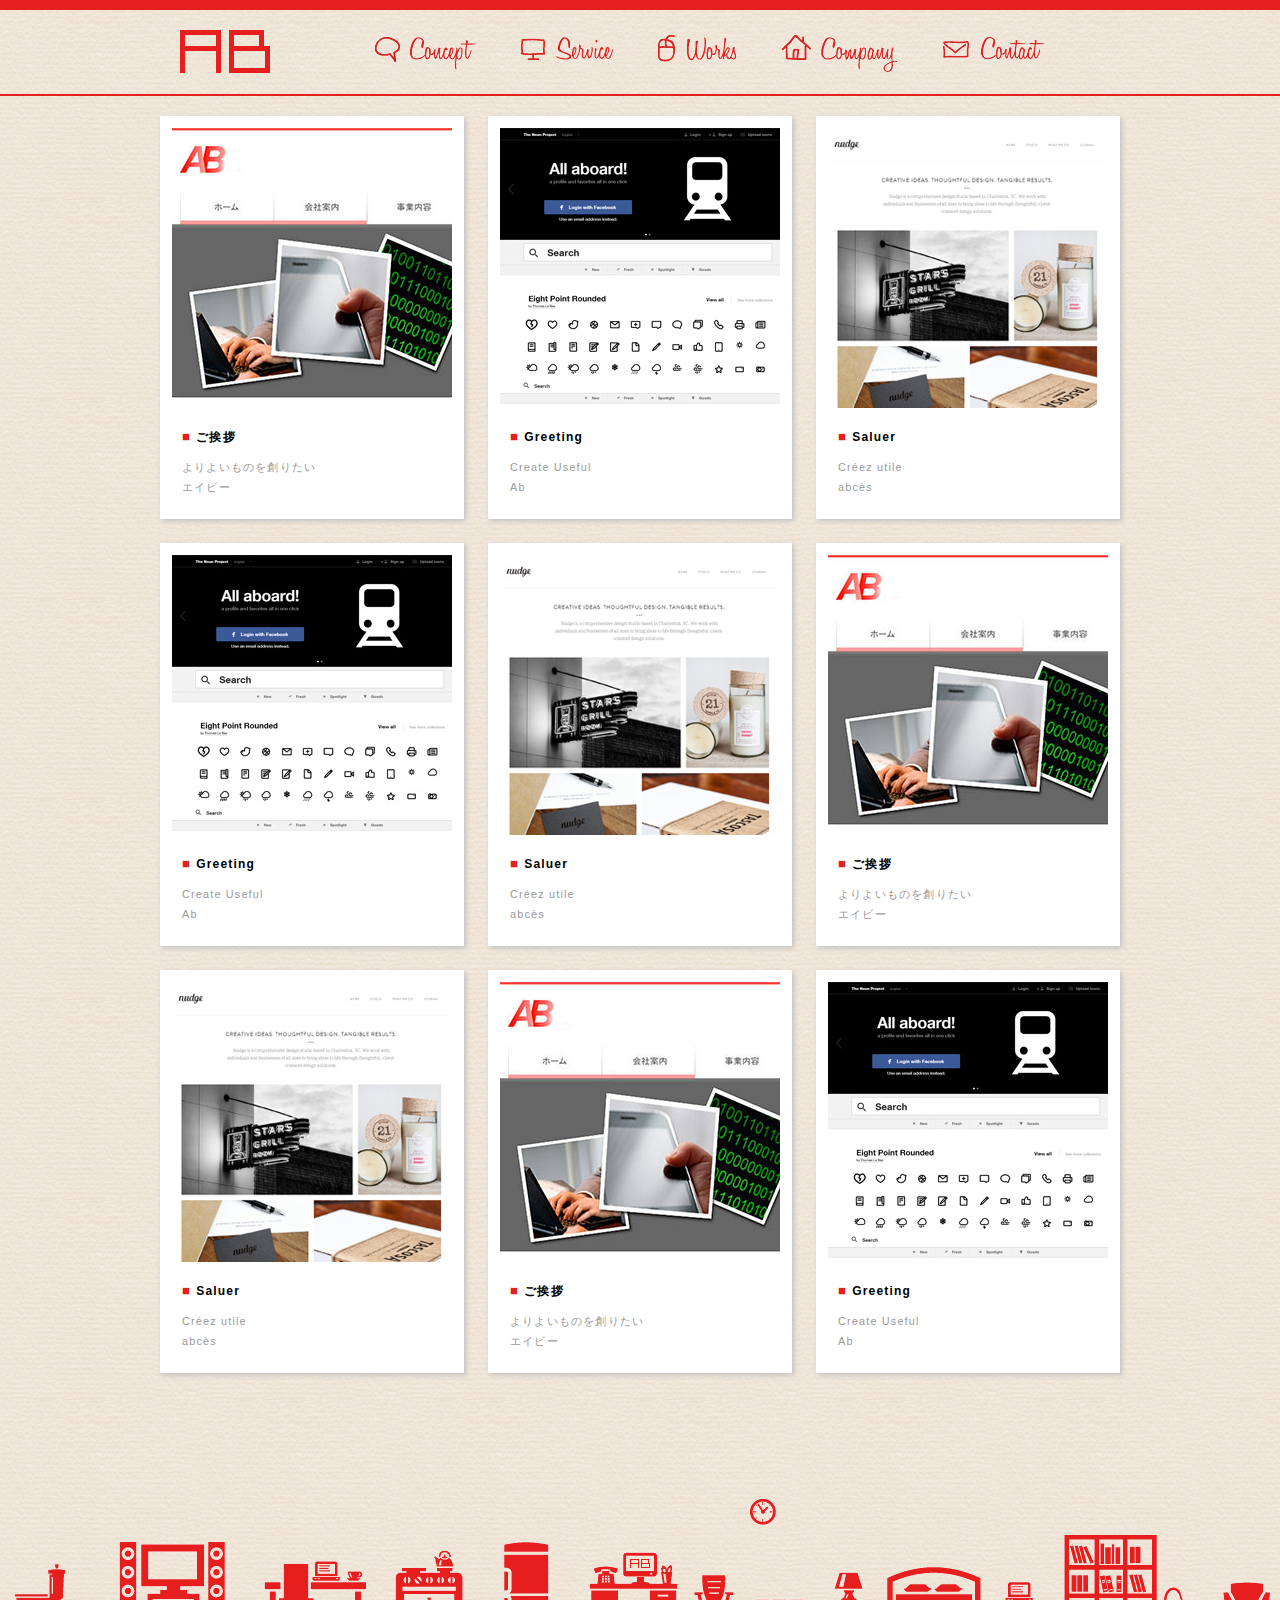
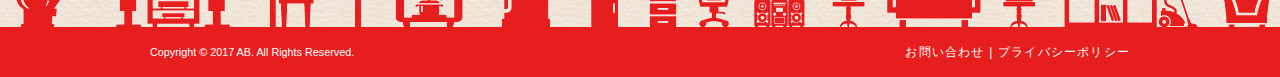
<file: index.html>
<!DOCTYPE html>
<html lang="ja">
<head>
<meta http-equiv="content-type" content="text/html; charset=utf-8">
<meta name="viewport" content="width=1024" />
<meta name="description" content="" />
<meta name="keywords" content="エイビー,AB,ab,システム,開発,WEB">
<title>エイビー AB</title>
<link href="common/css/common.css" rel="stylesheet" type="text/css">
<link href="css/top.css" rel="stylesheet" type="text/css">
<script type="text/javascript" src="common/js/jquery-1.7.2.min.js"></script>
<script type="text/javascript" src="common/js/common.js"></script>
<!--[if lt IE 9]>
<script src="http://html5shiv.googlecode.com/svn/trunk/html5.js"></script>
<script src="http://ie7-js.googlecode.com/svn/version/2.1(beta4)/IE9.js"></script>
<script src="http://ie7-js.googlecode.com/svn/version/2.1(beta4)/ie7-squish.js"></script>
<![endif]-->
<script type="text/javascript">
$(function(){
$('#contents .container:nth-child(3n)').css('margin-right', '0px');
});
</script>
</head>
<body>
<article id="wrapper">
<!-- #header -->
<header id="header">
<div class="inner clearfix"><h1 class="logo"><a href="./index.html"><img src="common/images/logo.gif" alt="エイビー AB" width="90" height="43" /></a></h1>
<nav id="gNavi"><ul class="clearfix">
<li class="concept"><a href="concept.html"><img src="common/images/gnavi_concept.gif" alt="Concept"></a></li>
<li class="service"><a href="service.html"><img src="common/images/gnavi_service.gif" alt="Service"></a></span></li>
<li class="works"><a href="works.html"><img src="common/images/gnavi_works.gif" alt="Works"></a></li>
<li class="company"><a href="company.html"><img src="common/images/gnavi_company.gif" alt="Company"></a></li>
<li class="contact"><a href="contact.html"><img src="common/images/gnavi_contact.gif" alt="Contact"></a></li>
</ul>
</nav>
</div>
</header>
<!-- #header -->
<!-- #contents -->
<section id="contents">
<div class="clearfix">
<section class="container"><a href="#"><img src="images/ab_hp.jpg"><h2><span class="square">■</span>ご挨拶</h2><p>よりよいものを創りたい<br />エイビー</p></a></section>
<section class="container"><a href="#"><img src="images/sample2.jpg"><h2><span class="square">■</span>Greeting</h2><p>Create Useful<br />Ab</p></a></a></section>
<section class="container"><a href="#"><img src="images/sample.jpg"><h2><span class="square">■</span>Saluer</h2><p>Créez utile<br />abcès</p></a></section>
<section class="container"><a href="#"><img src="images/sample2.jpg"><h2><span class="square">■</span>Greeting</h2><p>Create Useful<br />Ab</p></a></a></section>
<section class="container"><a href="#"><img src="images/sample.jpg"><h2><span class="square">■</span>Saluer</h2><p>Créez utile<br />abcès</p></a></section>
<section class="container"><a href="#"><img src="images/ab_hp.jpg"><h2><span class="square">■</span>ご挨拶</h2><p>よりよいものを創りたい<br />エイビー</p></a></section>
<section class="container"><a href="#"><img src="images/sample.jpg"><h2><span class="square">■</span>Saluer</h2><p>Créez utile<br />abcès</p></a></section>
<section class="container"><a href="#"><img src="images/ab_hp.jpg"><h2><span class="square">■</span>ご挨拶</h2><p>よりよいものを創りたい<br />エイビー</p></a></section>
<section class="container"><a href="#"><img src="images/sample2.jpg"><h2><span class="square">■</span>Greeting</h2><p>Create Useful<br />Ab</p></a></a></section>
</div>
</section>
<!-- #contents -->
<!-- #footer -->
<footer id="footer">
<div class="bottom"><div class="inner"><p class="copy"><small>Copyright &copy; 2017 AB. All Rights Reserved.</small></p><p class="link"><a href="contact.html">お問い合わせ</a> | <a href="privacy.html">プライバシーポリシー</a></p>
</div></div>
</footer>
<!-- #footer -->
</article>
</body>
</html>
</file>
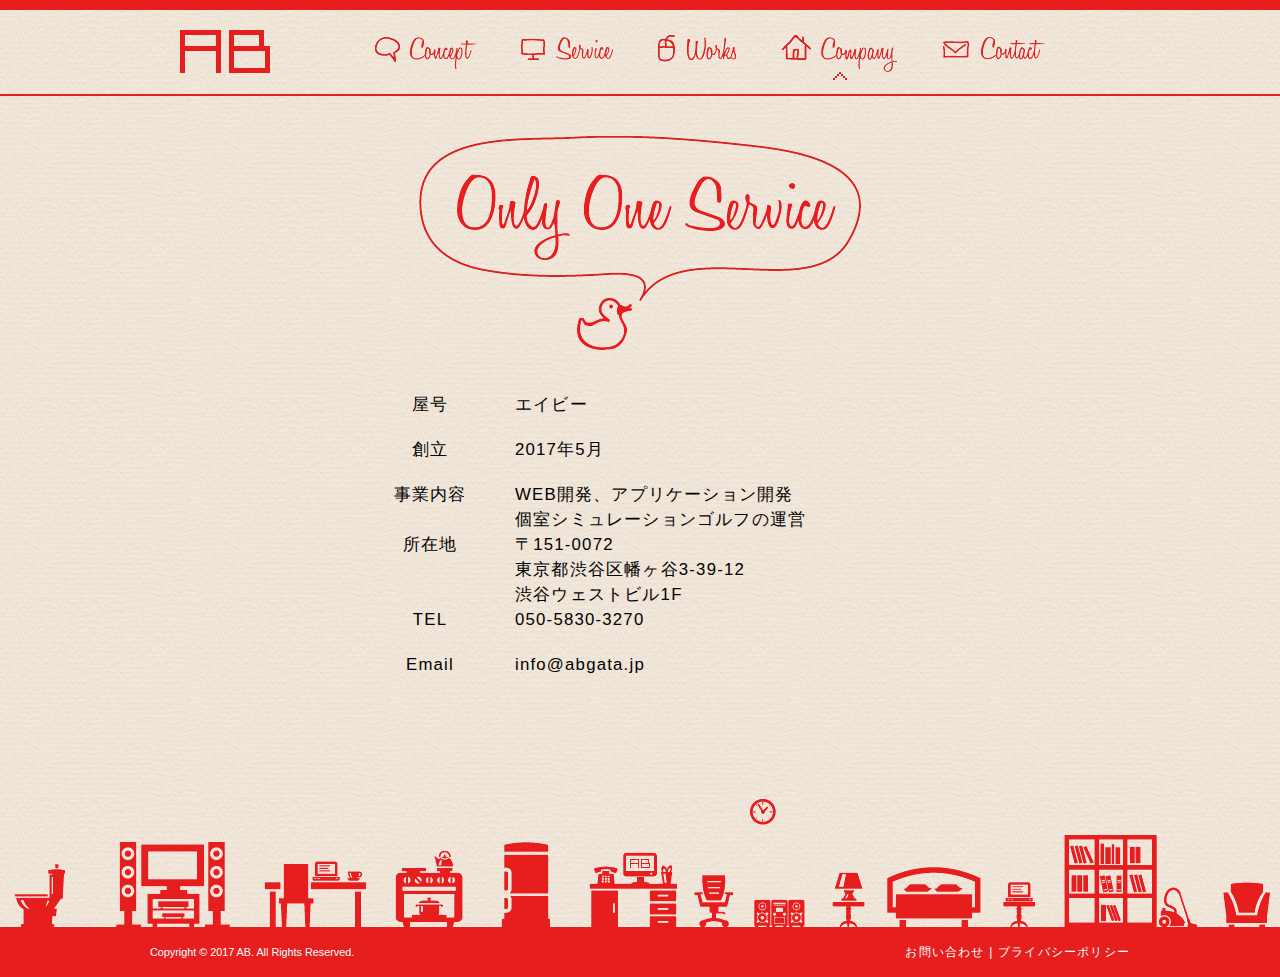
<file: company.html>
<!DOCTYPE html>
<html lang="ja">
<head>
<meta http-equiv="content-type" content="text/html; charset=utf-8">
<meta name="viewport" content="width=1024" />
<meta name="description" content="" />
<meta name="keywords" content="エイビー,AB,ab,システム,開発,WEB">
<title>エイビー AB</title>
<link href="common/css/common.css" rel="stylesheet" type="text/css">
<link href="css/company.css" rel="stylesheet" type="text/css">
<script type="text/javascript" src="common/js/jquery-1.7.2.min.js"></script>
<script type="text/javascript" src="common/js/common.js"></script>
<!--[if lt IE 9]>
<script src="http://html5shiv.googlecode.com/svn/trunk/html5.js"></script>
<script src="http://ie7-js.googlecode.com/svn/version/2.1(beta4)/IE9.js"></script>
<script src="http://ie7-js.googlecode.com/svn/version/2.1(beta4)/ie7-squish.js"></script>
<![endif]-->
</head>
<body>
<article id="wrapper">
<!-- #header -->
<header id="header">
<div class="inner clearfix"><div class="logo"><a href="./index.html"><img src="common/images/logo.gif" alt="エイビー AB" width="90" height="43" /></a></div>
<nav id="gNavi"><ul class="clearfix">
<li class="concept"><a href="concept.html"><img src="common/images/gnavi_concept.gif" alt="Concept"></a></li>
<li class="service"><a href="service.html"><img src="common/images/gnavi_service.gif" alt="Service"></a></span></li>
<li class="works"><a href="works.html"><img src="common/images/gnavi_works.gif" alt="Works"></a></li>
<li class="company on"><a href="company.html"><img src="common/images/gnavi_company.gif" alt="Company"></a></li>
<li class="contact"><a href="contact.html"><img src="common/images/gnavi_contact.gif" alt="Contact"></a></li>
</ul>
</nav>
</div>
</header>
<!-- #header -->
<!-- #contents -->
<section id="contents"><h1><img src="images/company/company.gif" alt="Only One Service"></h1>
<dl class="clearfix">
<dt>屋号</dt>
<dd>エイビー</dd>
<!--
<dt></dt>
<dd></dd>
<dt></dt>
<dd></dd>
<dt></dt>
<dd></dd>
-->
<dt>創立</dt>
<dd>2017年5月</dd>
<dt>事業内容</dt>
<dd>WEB開発、アプリケーション開発<br />個室シミュレーションゴルフの運営</dd>
<dt>所在地</dt>
<dd>〒151-0072<br/>東京都渋谷区幡ヶ谷3-39-12<br/>渋谷ウェストビル1F</dd>
<dt>TEL</dt>
<dd>050-5830-3270</dd>
<dt>Email</dt>
<dd>info@abgata.jp</dd>
</dl>
</section>
<!-- #contents -->
<!-- #footer -->
<footer id="footer">
<div class="bottom"><div class="inner"><p class="copy"><small>Copyright &copy; 2017 AB. All Rights Reserved.</small></p><p class="link"><a href="contact.html">お問い合わせ</a> | <a href="privacy.html">プライバシーポリシー</a></p>
</div></div>
</footer>
<!-- #footer -->
</article>
</body>
</html>
</file>
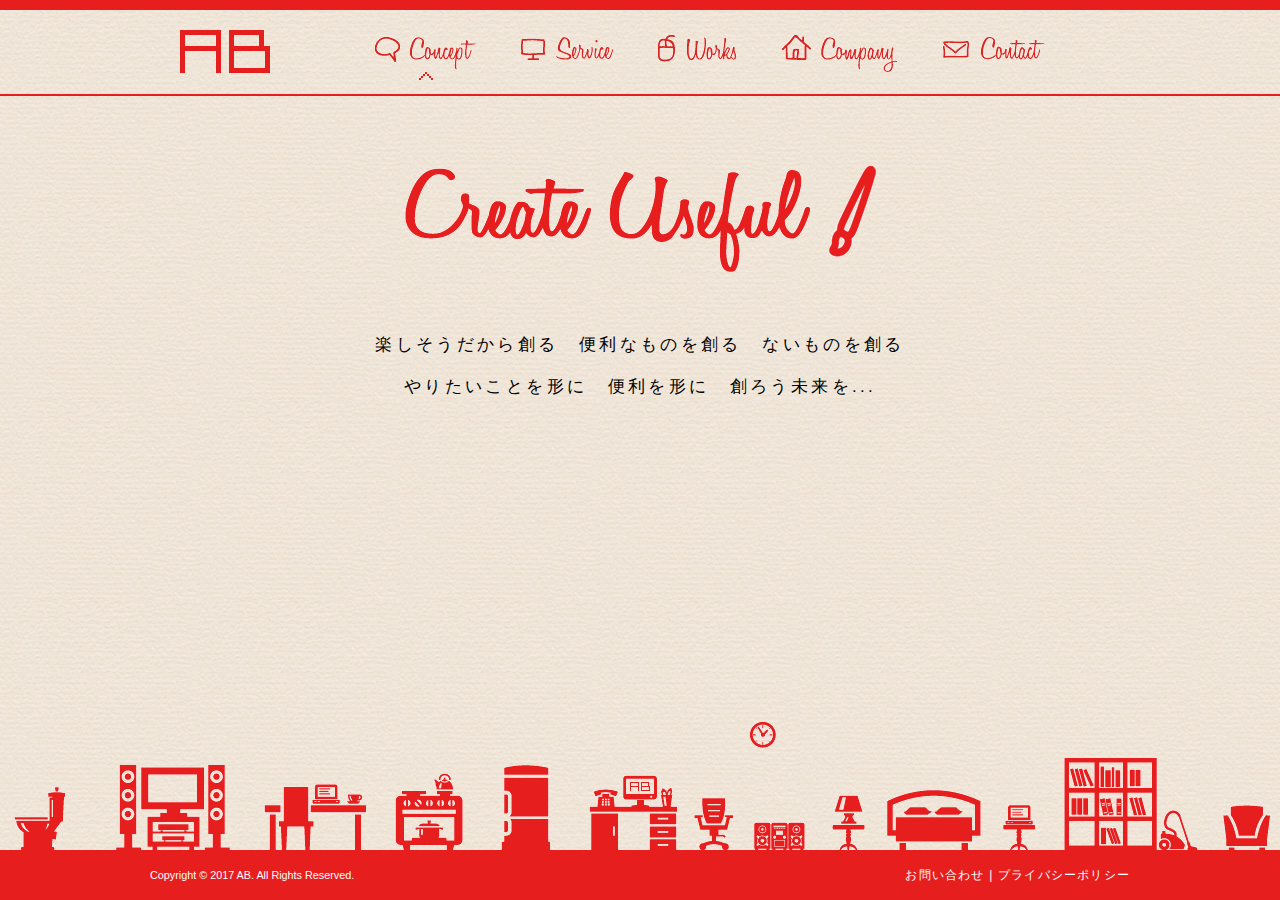
<file: concept.html>
<!DOCTYPE html>
<html lang="ja">
<head>
<meta http-equiv="content-type" content="text/html; charset=utf-8">
<meta name="viewport" content="width=1024" />
<meta name="description" content="" />
<meta name="keywords" content="エイビー,AB,ab,システム,開発,WEB">
<title>エイビー AB</title>
<link href="common/css/common.css" rel="stylesheet" type="text/css">
<link href="css/concept.css" rel="stylesheet" type="text/css">
<script type="text/javascript" src="common/js/jquery-1.7.2.min.js"></script>
<script type="text/javascript" src="common/js/common.js"></script>
<!--[if lt IE 9]>
<script src="http://html5shiv.googlecode.com/svn/trunk/html5.js"></script>
<script src="http://ie7-js.googlecode.com/svn/version/2.1(beta4)/IE9.js"></script>
<script src="http://ie7-js.googlecode.com/svn/version/2.1(beta4)/ie7-squish.js"></script>
<![endif]-->
</head>
<body>
<article id="wrapper">
<!-- #header -->
<header id="header">
<div class="inner clearfix"><div class="logo"><a href="./index.html"><img src="common/images/logo.gif" alt="エイビー AB" width="90" height="43" /></a></div>
<nav id="gNavi"><ul class="clearfix">
<li class="concept on"><a href="concept.html"><img src="common/images/gnavi_concept.gif" alt="Concept"></a></li>
<li class="service"><a href="service.html"><img src="common/images/gnavi_service.gif" alt="Service"></a></span></li>
<li class="works"><a href="works.html"><img src="common/images/gnavi_works.gif" alt="Works"></a></li>
<li class="company"><a href="company.html"><img src="common/images/gnavi_company.gif" alt="Company"></a></li>
<li class="contact"><a href="contact.html"><img src="common/images/gnavi_contact.gif" alt="Contact"></a></li>
</ul>
</nav>
</div>
</header>
<!-- #header -->
<!-- #contents -->
<section id="contents"><h1><img src="images/concept/concept.gif" alt="Create Useful"></h1>
<p>楽しそうだから創る　便利なものを創る　ないものを創る<br />
やりたいことを形に　便利を形に　創ろう未来を...<br></p>
<!--<p><img src="images/concept/signature.png" alt="岩田周平" width="271" height="26"></p>-->
</section>
<!-- #contents -->
<!-- #footer -->
<footer id="footer">
<div class="bottom"><div class="inner"><p class="copy"><small>Copyright &copy; 2017 AB. All Rights Reserved.</small></p><p class="link"><a href="contact.html">お問い合わせ</a> | <a href="privacy.html">プライバシーポリシー</a></p>
</div></div>
</footer>
<!-- #footer -->
</article>
</body>
</html>
</file>
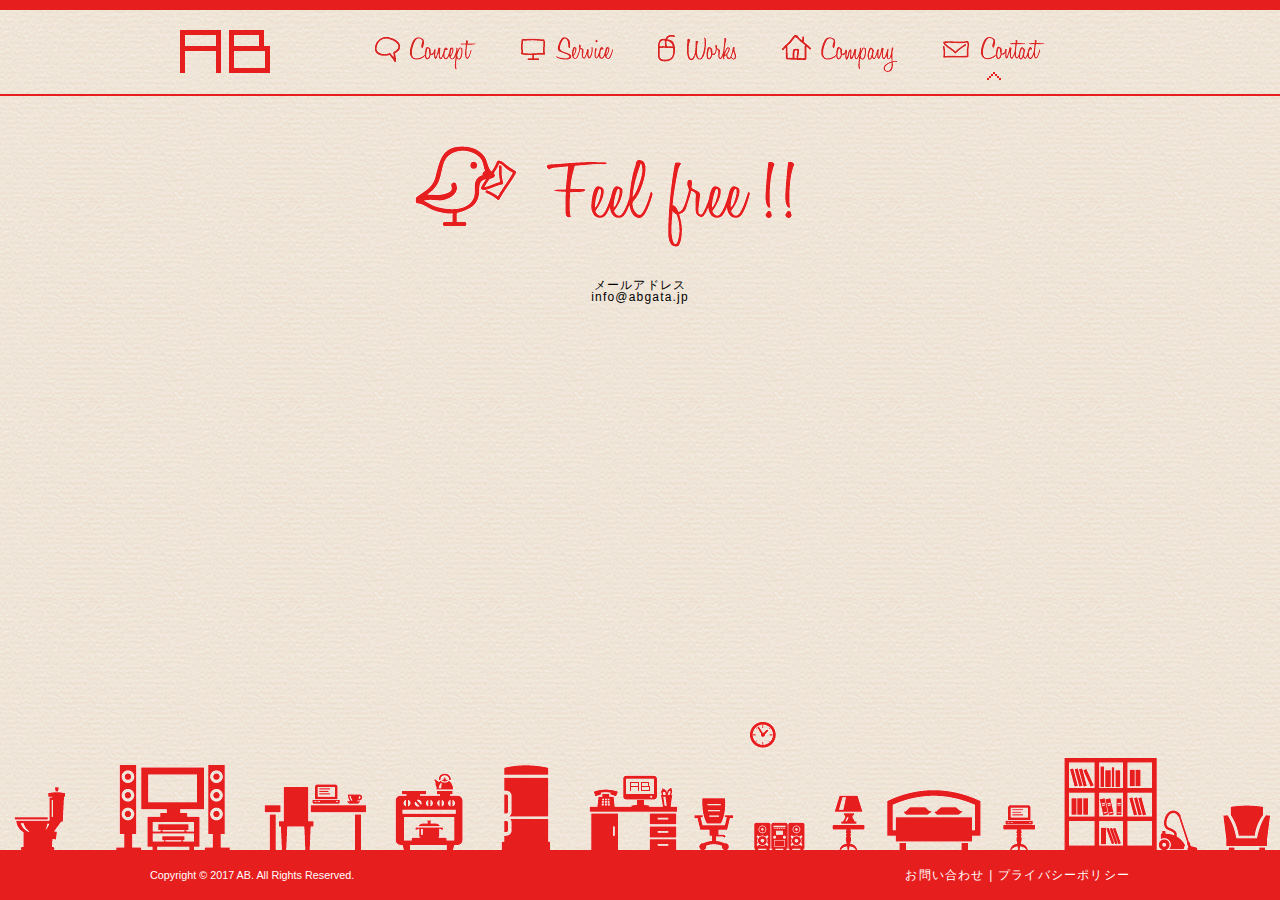
<file: contact.html>
<!DOCTYPE html>
<html lang="ja">
<head>
<meta http-equiv="content-type" content="text/html; charset=utf-8">
<meta name="viewport" content="width=1024" />
<meta name="description" content="" />
<meta name="keywords" content="エイビー,AB,ab,システム,開発,WEB">
<title>エイビー AB</title>
<link href="common/css/common.css" rel="stylesheet" type="text/css">
<link href="css/contact.css" rel="stylesheet" type="text/css">
<script type="text/javascript" src="common/js/jquery-1.7.2.min.js"></script>
<script type="text/javascript" src="common/js/common.js"></script>
<!--[if lt IE 9]>
<script src="http://html5shiv.googlecode.com/svn/trunk/html5.js"></script>
<script src="http://ie7-js.googlecode.com/svn/version/2.1(beta4)/IE9.js"></script>
<script src="http://ie7-js.googlecode.com/svn/version/2.1(beta4)/ie7-squish.js"></script>
<![endif]-->
</head>
<body>
<article id="wrapper">
<!-- #header -->
<header id="header">
<div class="inner clearfix"><div class="logo"><a href="./index.html"><img src="common/images/logo.gif" alt="エイビー AB" width="90" height="43" /></a></div>
<nav id="gNavi"><ul class="clearfix">
<li class="concept"><a href="concept.html"><img src="common/images/gnavi_concept.gif" alt="Concept"></a></li>
<li class="service"><a href="service.html"><img src="common/images/gnavi_service.gif" alt="Service"></a></span></li>
<li class="works"><a href="works.html"><img src="common/images/gnavi_works.gif" alt="Works"></a></li>
<li class="company"><a href="company.html"><img src="common/images/gnavi_company.gif" alt="Company"></a></li>
<li class="contact on"><a href="contact.html"><img src="common/images/gnavi_contact.gif" alt="Contact"></a></li>
</ul>
</nav>
</div>
</header>
<!-- #header -->
<!-- #contents -->
<section id="contents"><h1><img src="images/contact/contact.gif" alt="Feel free !!"></h1>
	<dt>メールアドレス</dt>
	<dd>info@abgata.jp</dd>
</section>
<!-- #contents -->
<!-- #footer -->
<footer id="footer">
<div class="bottom"><div class="inner"><p class="copy"><small>Copyright &copy; 2017 AB. All Rights Reserved.</small></p><p class="link"><a href="contact.html">お問い合わせ</a> | <a href="privacy.html">プライバシーポリシー</a></p>
</div></div>
</footer>
<!-- #footer -->
</article>
</body>
</html>
</file>
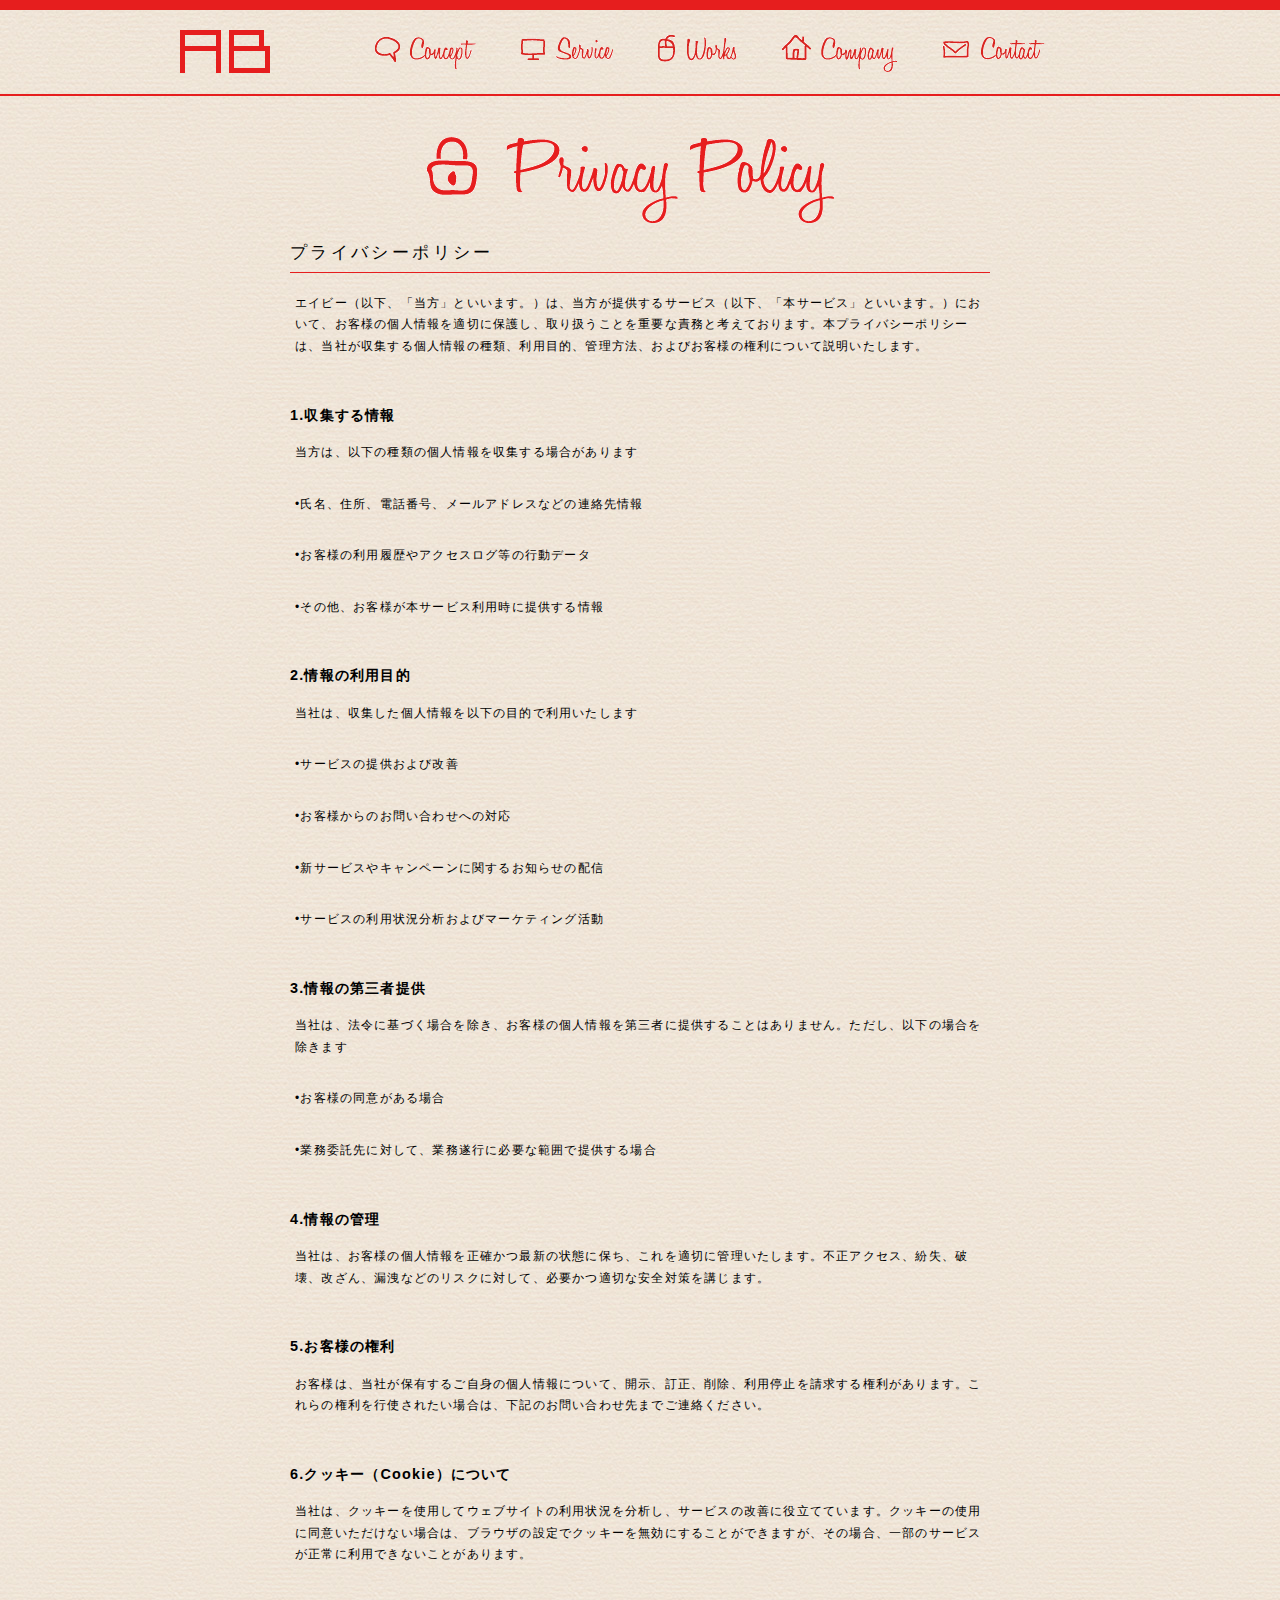
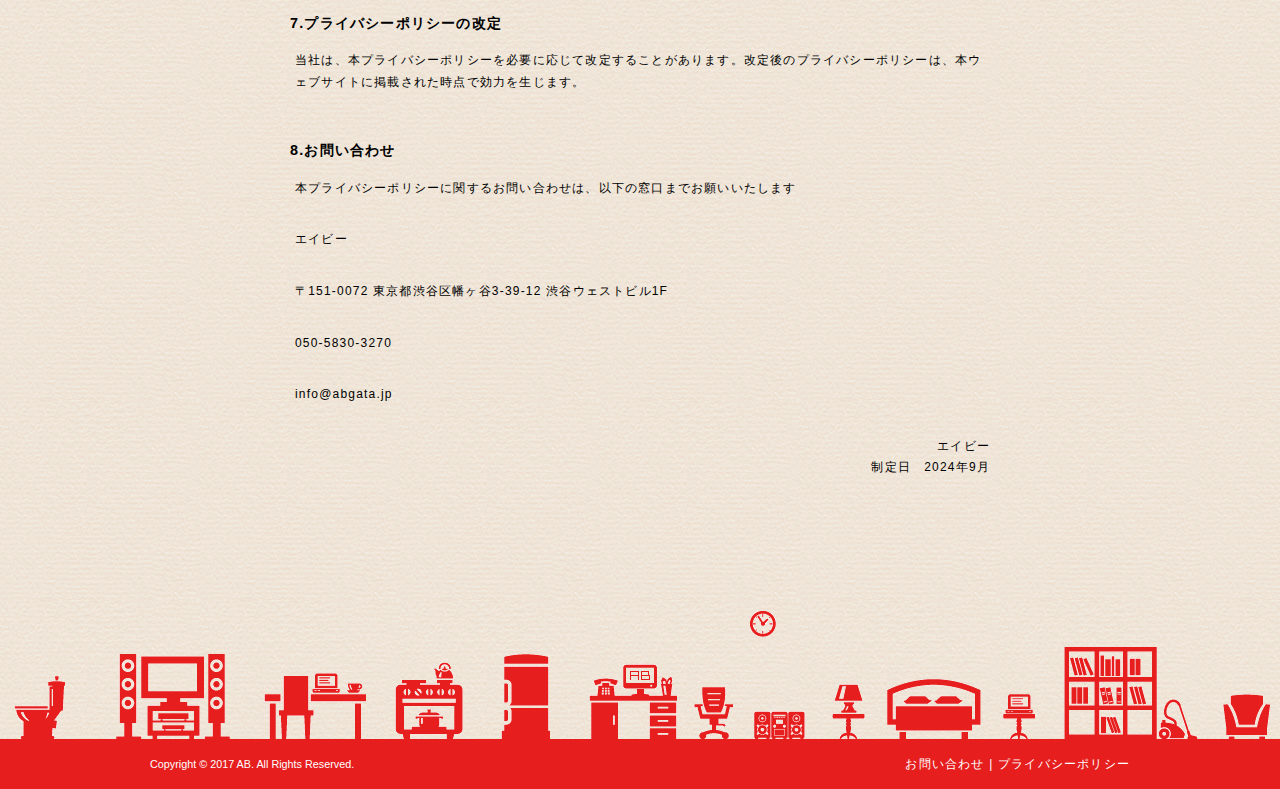
<file: privacy.html>
<!DOCTYPE html>
<html lang="ja">
<head>
<meta http-equiv="content-type" content="text/html; charset=utf-8">
<meta name="viewport" content="width=1024" />
<meta name="description" content="" />
<meta name="keywords" content="エイビー,AB,ab,システム,開発,WEB">
<title>エイビー AB</title>
<link href="common/css/common.css" rel="stylesheet" type="text/css">
<link href="css/privacy.css" rel="stylesheet" type="text/css">
<script type="text/javascript" src="common/js/jquery-1.7.2.min.js"></script>
<script type="text/javascript" src="common/js/common.js"></script>
<!--[if lt IE 9]>
<script src="http://html5shiv.googlecode.com/svn/trunk/html5.js"></script>
<script src="http://ie7-js.googlecode.com/svn/version/2.1(beta4)/IE9.js"></script>
<script src="http://ie7-js.googlecode.com/svn/version/2.1(beta4)/ie7-squish.js"></script>
<![endif]-->
</head>
<body>
<article id="wrapper">
<!-- #header -->
<header id="header">
<div class="inner clearfix"><div class="logo"><a href="./index.html"><img src="common/images/logo.gif" alt="エイビー AB" width="90" height="43" /></a></div>
<nav id="gNavi"><ul class="clearfix">
<li class="concept"><a href="concept.html"><img src="common/images/gnavi_concept.gif" alt="Concept"></a></li>
<li class="service"><a href="service.html"><img src="common/images/gnavi_service.gif" alt="Service"></a></span></li>
<li class="works"><a href="works.html"><img src="common/images/gnavi_works.gif" alt="Works"></a></li>
<li class="company"><a href="company.html"><img src="common/images/gnavi_company.gif" alt="Company"></a></li>
<li class="contact"><a href="contact.html"><img src="common/images/gnavi_contact.gif" alt="Contact"></a></li>
</ul>
</nav>
</div>
</header>
<!-- #header -->
<!-- #contents -->
<section id="contents"><h1><img src="images/privacy/title.gif" alt="Privacy Policy"></h1>
<h2>プライバシーポリシー</h2>
<p>エイビー（以下、「当方」といいます。）は、当方が提供するサービス（以下、「本サービス」といいます。）において、お客様の個人情報を適切に保護し、取り扱うことを重要な責務と考えております。本プライバシーポリシーは、当社が収集する個人情報の種類、利用目的、管理方法、およびお客様の権利について説明いたします。</p>
<h3>1.収集する情報</h3>
<p>当方は、以下の種類の個人情報を収集する場合があります</p>
<p>•氏名、住所、電話番号、メールアドレスなどの連絡先情報</p>
<p>•お客様の利用履歴やアクセスログ等の行動データ</p>
<p>•その他、お客様が本サービス利用時に提供する情報</p>
<h3>2.情報の利用目的</h3>
<p>当社は、収集した個人情報を以下の目的で利用いたします</p>
<p>•サービスの提供および改善</p>
<p>•お客様からのお問い合わせへの対応</p>
<p>•新サービスやキャンペーンに関するお知らせの配信</p>
<p>•サービスの利用状況分析およびマーケティング活動</p>
<h3>3.情報の第三者提供</h3>
<p>当社は、法令に基づく場合を除き、お客様の個人情報を第三者に提供することはありません。ただし、以下の場合を除きます</p>
<p>•お客様の同意がある場合</p>
<p>•業務委託先に対して、業務遂行に必要な範囲で提供する場合</p>	
<h3>4.情報の管理</h3>
<p>当社は、お客様の個人情報を正確かつ最新の状態に保ち、これを適切に管理いたします。不正アクセス、紛失、破壊、改ざん、漏洩などのリスクに対して、必要かつ適切な安全対策を講じます。</p>
<h3>5.お客様の権利</h3>
<p>お客様は、当社が保有するご自身の個人情報について、開示、訂正、削除、利用停止を請求する権利があります。これらの権利を行使されたい場合は、下記のお問い合わせ先までご連絡ください。</p>
<h3>6.クッキー（Cookie）について</h3>
<p>当社は、クッキーを使用してウェブサイトの利用状況を分析し、サービスの改善に役立てています。クッキーの使用に同意いただけない場合は、ブラウザの設定でクッキーを無効にすることができますが、その場合、一部のサービスが正常に利用できないことがあります。</p>
<h3>7.プライバシーポリシーの改定</h3>
<p>当社は、本プライバシーポリシーを必要に応じて改定することがあります。改定後のプライバシーポリシーは、本ウェブサイトに掲載された時点で効力を生じます。</p>
<h3>8.お問い合わせ</h3>
<p>本プライバシーポリシーに関するお問い合わせは、以下の窓口までお願いいたします</p>
<p>エイビー</p>
<p>〒151-0072 東京都渋谷区幡ヶ谷3-39-12 渋谷ウェストビル1F</p>
<p>050-5830-3270</p>
<p>info@abgata.jp</p>
<p class="right">エイビー<br />
  制定日　2024年9月</p>
</section>
<!-- #contents -->
<!-- #footer -->
<footer id="footer">
<div class="bottom"><div class="inner"><p class="copy"><small>Copyright &copy; 2017 AB. All Rights Reserved.</small></p><p class="link"><a href="contact.html">お問い合わせ</a> | <a href="privacy.html">プライバシーポリシー</a></p>
</div></div>
</footer>
<!-- #footer -->
</article>
</body>
</html>
</file>
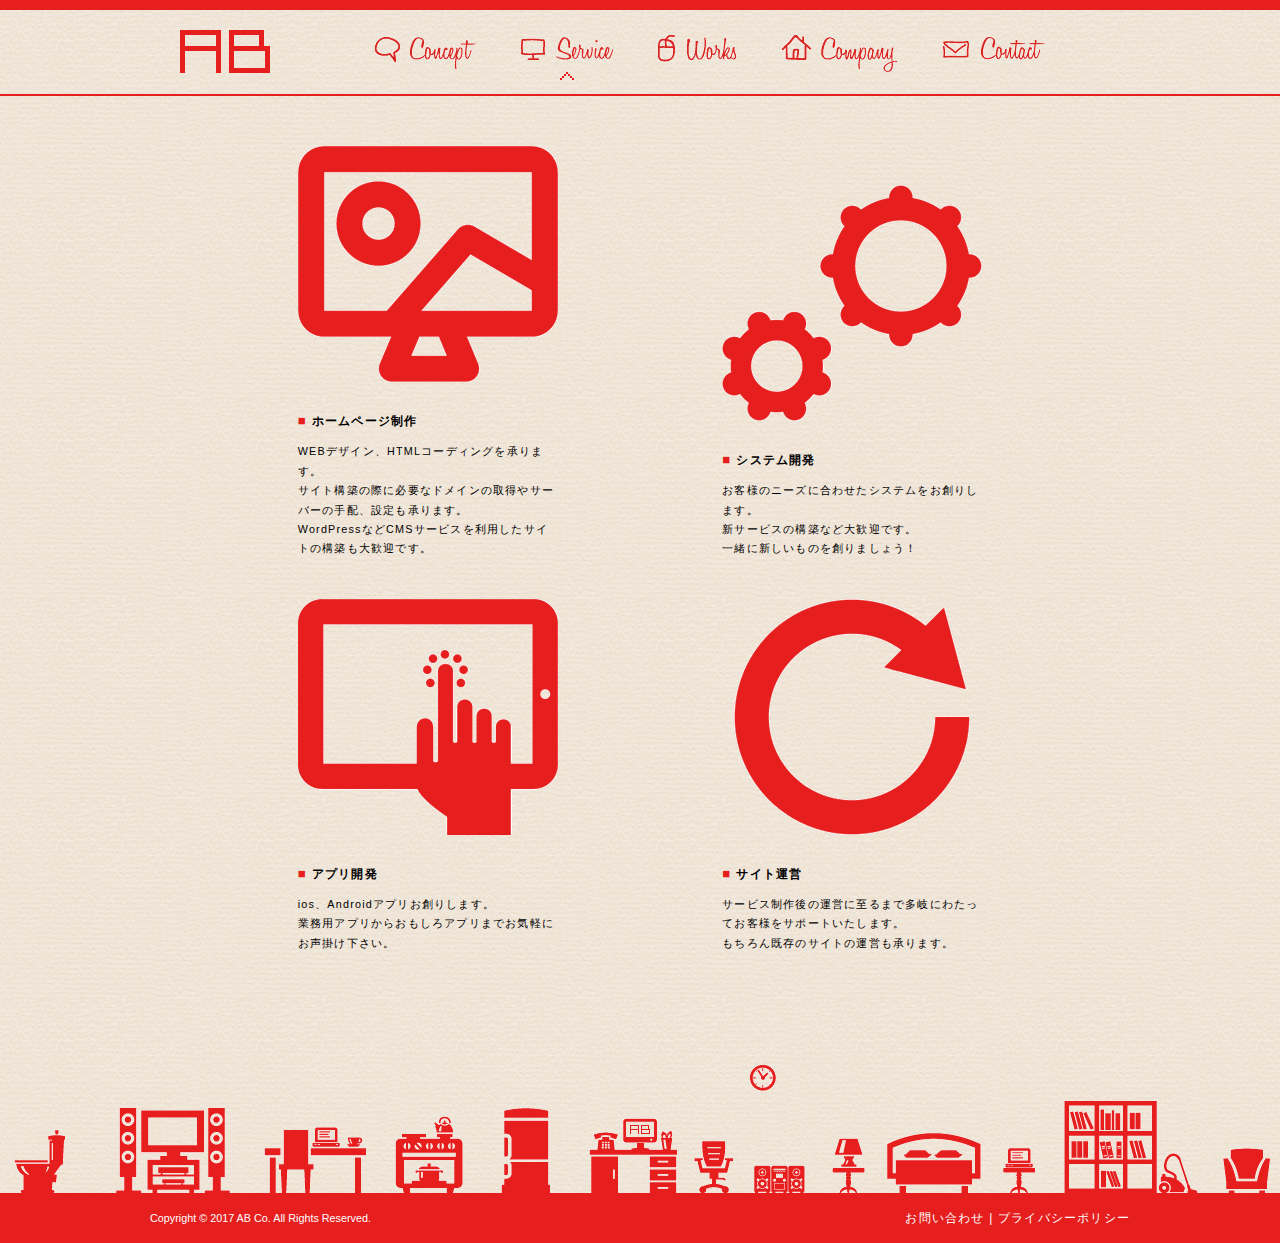
<file: service.html>
<!DOCTYPE html>
<html lang="ja">
<head>
<meta http-equiv="content-type" content="text/html; charset=utf-8">
<meta name="viewport" content="width=1024" />
<meta name="description" content="" />
<meta name="keywords" content="エイビー,AB,ab,システム,開発,WEB">
<title>エイビー AB</title>
<link href="common/css/common.css" rel="stylesheet" type="text/css">
<link href="css/service.css" rel="stylesheet" type="text/css">
<script type="text/javascript" src="common/js/jquery-1.7.2.min.js"></script>
<script type="text/javascript" src="common/js/common.js"></script>
<!--[if lt IE 9]>
<script src="http://html5shiv.googlecode.com/svn/trunk/html5.js"></script>
<script src="http://ie7-js.googlecode.com/svn/version/2.1(beta4)/IE9.js"></script>
<script src="http://ie7-js.googlecode.com/svn/version/2.1(beta4)/ie7-squish.js"></script>
<![endif]-->
</head>
<body>
<article id="wrapper">
<!-- #header -->
<header id="header">
<div class="inner clearfix"><div class="logo"><a href="./index.html"><img src="common/images/logo.gif" alt="エイビー AB" width="90" height="43" /></a></div>
<nav id="gNavi"><ul class="clearfix">
<li class="concept"><a href="concept.html"><img src="common/images/gnavi_concept.gif" alt="Concept"></a></li>
<li class="service on"><a href="service.html"><img src="common/images/gnavi_service.gif" alt="Service"></a></span></li>
<li class="works"><a href="works.html"><img src="common/images/gnavi_works.gif" alt="Works"></a></li>
<li class="company"><a href="company.html"><img src="common/images/gnavi_company.gif" alt="Company"></a></li>
<li class="contact"><a href="contact.html"><img src="common/images/gnavi_contact.gif" alt="Contact"></a></li>
</ul>
</nav>
</div>
</header>
<!-- #header -->
<!-- #contents -->
<section id="contents"><h1></h1>
<section class="container">
  <img src="images/service/website_icon.gif">
<h2><span class="square">■</span>ホームページ制作</h2>
<p>
WEBデザイン、HTMLコーディングを承ります。<br />
サイト構築の際に必要なドメインの取得やサーバーの手配、設定も承ります。<br />
WordPressなどCMSサービスを利用したサイトの構築も大歓迎です。
</p>
</section>
<section class="container">
<img src="images/service/develop_icon.gif">
<h2><span class="square">■</span>システム開発</h2>
<p>
お客様のニーズに合わせたシステムをお創りします。<br />
新サービスの構築など大歓迎です。<br />
一緒に新しいものを創りましょう！
  </p>
</section>
<section class="container">
	<img src="images/service/tablet_icon.gif">
  <h2><span class="square">■</span>アプリ開発</h2>
  <p>
  	ios、Androidアプリお創りします。<br />
  	業務用アプリからおもしろアプリまでお気軽にお声掛け下さい。
  </p>
</section>
<section class="container">
	<img src="images/service/renewal_icon.gif">
  <h2><span class="square">■</span>サイト運営</h2>
  <p>
  	サービス制作後の運営に至るまで多岐にわたってお客様をサポートいたします。<br />
  	もちろん既存のサイトの運営も承ります。
  </p>
</section>
</section>
<!-- #contents -->
<!-- #footer -->
<footer id="footer">
<div class="bottom"><div class="inner"><p class="copy"><small>Copyright &copy; 2017 AB Co. All Rights Reserved.</small></p><p class="link"><a href="contact.html">お問い合わせ</a> | <a href="privacy.html">プライバシーポリシー</a></p>
</div></div>
</footer>
<!-- #footer -->
</article>
</body>
</html>
</file>
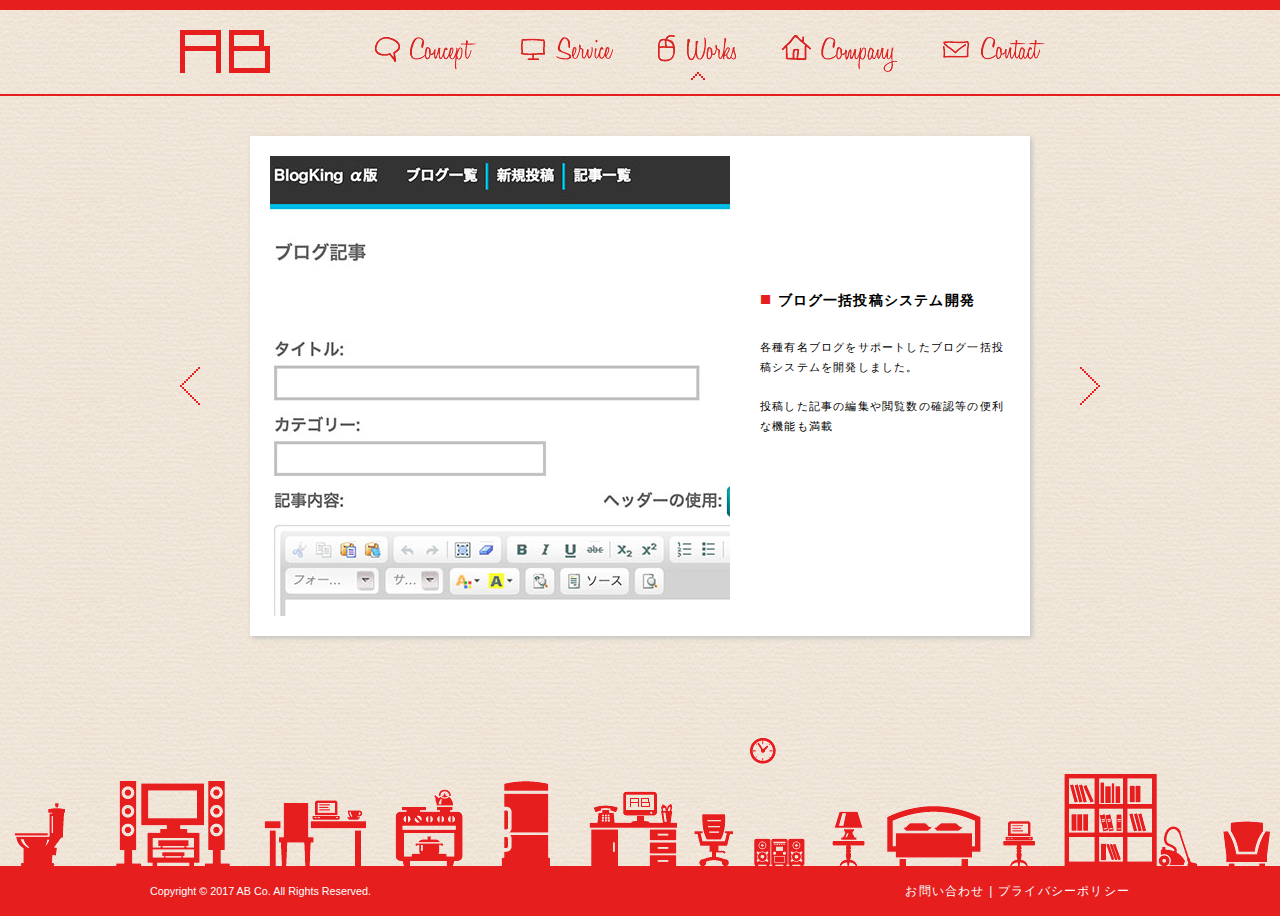
<file: works.html>
<!DOCTYPE html>
<html lang="ja">
<head>
<meta http-equiv="content-type" content="text/html; charset=utf-8">
<meta name="viewport" content="width=1024" />
<meta name="description" content="" />
<meta name="keywords" content="エイビー,AB,ab,システム,開発,WEB">
<title>エイビー AB</title>
<link href="common/css/common.css" rel="stylesheet" type="text/css">
<link href="css/works.css" rel="stylesheet" type="text/css">
<script type="text/javascript" src="common/js/jquery-1.7.2.min.js"></script>
<script type="text/javascript" src="common/js/common.js"></script>
<!--[if lt IE 9]>
<script src="http://html5shiv.googlecode.com/svn/trunk/html5.js"></script>
<script src="http://ie7-js.googlecode.com/svn/version/2.1(beta4)/IE9.js"></script>
<script src="http://ie7-js.googlecode.com/svn/version/2.1(beta4)/ie7-squish.js"></script>
<![endif]-->
</head>
<body>
<article id="wrapper">
<!-- #header -->
<header id="header">
<div class="inner clearfix"><h1 class="logo"><a href="./index.html"><img src="common/images/logo.gif" alt="エイビー AB" width="90" height="43" /></a></h1>
<nav id="gNavi"><ul class="clearfix">
<li class="concept"><a href="concept.html"><img src="common/images/gnavi_concept.gif" alt="Concept"></a></li>
<li class="service"><a href="service.html"><img src="common/images/gnavi_service.gif" alt="Service"></a></span></li>
<li class="works on"><a href="works.html"><img src="common/images/gnavi_works.gif" alt="Works"></a></li>
<li class="company"><a href="company.html"><img src="common/images/gnavi_company.gif" alt="Company"></a></li>
<li class="contact"><a href="contact.html"><img src="common/images/gnavi_contact.gif" alt="Contact"></a></li>
</ul>
</nav>
</div>
</header>
<!-- #header -->
<!-- #contents -->
<section id="contents">


<div id="worksSlider">
<div id="worksMain">
<section class="container"><div class="photoContainer"><img src="images/blogking.jpg"></div><div class="descContainer"><h2><span class="square">■</span>ブログ一括投稿システム開発</h2>
	<p>各種有名ブログをサポートしたブログ一括投稿システムを開発しました。</p>
	<p>投稿した記事の編集や閲覧数の確認等の便利な機能も満載</p>
	<p></p>
	<p></p>
	<p></p>
	<p></p>
	<p></p>
	<p></p>
	<p></p>
	<p></p>
	<p></p>
</div></section>
</div>
<div id="worksSlideNavi"><a id="mainSlidePrev" href="#">PREV</a> <a id="mainSlideNext" href="#">NEXT</a></div>
</div>


</section>
<!-- #contents -->
<!-- #footer -->
<footer id="footer">
<div class="bottom"><div class="inner"><p class="copy"><small>Copyright &copy; 2017 AB Co. All Rights Reserved.</small></p><p class="link"><a href="contact.html">お問い合わせ</a> | <a href="privacy.html">プライバシーポリシー</a></p>
</div></div>
</footer>
<!-- #footer -->
</article>
</body>
</html>
</file>
<file: css/top.css>
/* CSS Document */
.container{
	background: #FFFFFF;
	padding: 12px;
	-moz-box-shadow: 2px 2px 5px #c0c0c0;
	-webkit-box-shadow: 2px 2px 5px #c0c0c0;
	box-shadow: 2px 2px 5px #c0c0c0;
	width: 280px;
	float: left;
	margin-right: 24px;
	margin-bottom: 24px;
}
.container h2{
	font-weight: bold;
	padding: 20px 10px 15px;
}
.container .square{
	color: #e61e1e;
	font-size: 1.1em;
	margin-right: 5px;
}
.container p{
	line-height: 180%;
	padding: 0px 10px 10px;
	font-size: 0.9em;
}
</file>
<file: css/company.css>
/* CSS Document */
#contents{
	text-align: center;
}
h1{
	padding-top: 20px;
	padding-bottom: 40px;
}
#contents dl{
	font-size: 1.4em;
	margin-right: auto;
	margin-left: auto;
	width: 550px;
}
#contents dt{
	float: left;
	clear: both;
	margin-bottom: 20px;
	width: 130px;
	padding-right: 20px;
	line-height: 25px;
}
#contents dd{
	float: left;
	text-align: left;
	line-height: 25px;
}
</file>
<file: css/concept.css>
/* CSS Document */
#contents{
	text-align: center;
}
h1{
	padding-top: 50px;
	padding-bottom: 50px;
}
#contents p{
	font-size: 1.4em;
	line-height: 250%;
	width: 545px;
	margin-right: auto;
	margin-left: auto;
	text-align: center;
	letter-spacing: 0.2em;
	margin-bottom: 60px;
}
</file>
<file: css/contact.css>
/* CSS Document */
#contents{
	text-align: center;
}
h1{
	padding-top: 30px;
	padding-bottom: 30px;
}
#contents table{
	font-size: 1.2em;
	margin-right: auto;
	margin-left: auto;
	margin-bottom: 40px;
	border-top: 1px dotted #FF0000;
	width: 650px;
}
#contents th{
	white-space: nowrap;
	vertical-align: middle;
	border-bottom: 1px dotted #FF0000;
	padding: 15px 20px 15px 0px;
}
#contents td{
	vertical-align: middle;
	text-align: left;
	border-bottom: 1px dotted #FF0000;
	padding: 15px 0px;
}
#contents td li{
	list-style: none;
	float: left;
	width: 170px;
	padding-top: 5px;
	padding-bottom: 5px;
}
#contents .Brd{
	padding: 2px;
	width: 480px;
}
#contents .Brd2{
	padding: 2px;
	margin-bottom: 10px;
}
button.Btn {
	cursor: pointer;
	letter-spacing: 0.2em;
	font-size: 1.2em;
	color: #ffffff;
	padding: 10px 20px;
	background: -moz-linear-gradient(
		top,
		#f09c9c 0%,
		#e61e1e 60%,
		#b82828);
	background: -webkit-gradient(
		linear, left top, left bottom,
		from(#f09c9c),
		color-stop(0.60, #e61e1e),
		to(#b82828));
	-moz-border-radius: 20px;
	-webkit-border-radius: 20px;
	border-radius: 20px;
	border: 1px solid #de3e3e;
	-moz-box-shadow:
		0px 1px 4px rgba(000,000,000,0.5),
		inset 0px 1px 1px rgba(255,255,255,0.7);
	-webkit-box-shadow:
		0px 1px 4px rgba(000,000,000,0.5),
		inset 0px 1px 1px rgba(255,255,255,0.7);
	box-shadow:
		0px 1px 4px rgba(000,000,000,0.5),
		inset 0px 1px 1px rgba(255,255,255,0.7);
	text-shadow:
		0px -1px 0px rgba(000,000,000,0.3),
		0px 1px 0px rgba(255,255,255,0.3);
}
</file>
<file: css/privacy.css>
/* CSS Document */
#contents{
	width: 700px;
}
#contents h1{
	text-align: center;
	padding: 20px 20px 0px 0px;
}
#contents h2{
	font-size: 1.4em;
	letter-spacing: 0.2em;
	margin-bottom: 20px;
	padding-top: 20px;
	padding-bottom: 10px;
	border-bottom: 1px solid #e61e1e;
}
#contents h3{
	font-size: 1.2em;
	margin-bottom: 20px;
	font-weight: bold;
	margin-top: 50px;
}
#contents h4{
	margin-bottom: 10px;
	font-weight: bold;
}
#contents p{
	line-height: 180%;
	margin-bottom: 30px;
	margin-left: 5px;
}
#contents p.right{
	text-align: right;
}
</file>
<file: css/service.css>
/* CSS Document */
#contents{
	text-align: center;
}
.container{
	display: inline-block;
	width: 260px;
	margin-right: 80px;
	margin-left: 80px;
	text-align: left;
	margin-top: 30px;
}
.container h2{
	font-weight: bold;
	padding: 30px 0px 15px;
}
.container .square{
	color: #e61e1e;
	font-size: 1.1em;
	margin-right: 5px;
}
.container p{
	line-height: 180%;
	padding: 0px 0px 10px;
	font-size: 0.9em;
}
</file>
<file: css/works.css>
/* CSS Document */
#contents{
	padding-top: 40px;
}
#worksSlider{
	width: 920px;
	position: relative;
	height: 500px;
	margin-right: auto;
	margin-left: auto;
}
#worksMain{
	width: 780px;
	margin-right: auto;
	margin-left: auto;
}
.container{
	background: #FFFFFF;
	padding: 20px;
	-moz-box-shadow: 2px 2px 5px #c0c0c0;
	-webkit-box-shadow: 2px 2px 5px #c0c0c0;
	box-shadow: 2px 2px 5px #c0c0c0;
	width: 740px;
	height: 460px;
	position: relative;
}
.container .descContainer{
	width: 250px;
	position: absolute;
	right: 20px;
	bottom: 20px;
}
.container h2{
	font-weight: bold;
	padding: 0px 0px 10px;
	font-size: 1.2em;
}
.container .square{
	color: #e61e1e;
	font-size: 1.3em;
	margin-right: 5px;
}
.container p{
	line-height: 180%;
	padding: 20px 0px 0px;
	font-size: 0.9em;
}
#worksSlideNavi{
	width: 920px;
	margin-right: auto;
	margin-left: auto;
	position: absolute;
	left: 0px;
	top: 0px;
}
#worksSlideNavi #mainSlidePrev{
	display: block;
	height: 38px;
	width: 20px;
	background: url(../images/works/prev_arrow.gif) no-repeat center top;
	text-indent:-9999px;
	z-index: 50;
	position: absolute;
	left: 0px;
	top: 231px;
}
#worksSlideNavi #mainSlidePrev:hover{
	background: url(../images/works/prev_arrow.gif) no-repeat center -38px;
}
#worksSlideNavi #mainSlideNext{
	display: block;
	height: 38px;
	width: 20px;
	background: url(../images/works/next_arrow.gif) no-repeat center top;
	text-indent:-9999px;
	z-index: 50;
	position: absolute;
	right: 0px;
	top: 231px;
}
#worksSlideNavi #mainSlideNext:hover{
	background: url(../images/works/next_arrow.gif) no-repeat center -38px;
}
</file>
<file: common/css/common.css>
@charset "utf-8";
@import "html5reset-1.6.1.css";
body {
	font-family: "ヒラギノ角ゴ Pro W3", "Hiragino Kaku Gothic Pro", "Osaka", "メイリオ", "Meiryo", "MS Pゴシック", "MS P Gothic", "Myriad Web", "Myriad Pro", Verdana, sans-serif;
	color: #000000;
	font-size: 12px;
	letter-spacing: 0.1em;
	-webkit-text-size-adjust:none;
	background: url(../images/bg.jpg) repeat;
	height: 100%;
}
html{
height: 100%;
}
img{
border-style: none;
}
br {
letter-spacing: 0;
}
a{
	color: #000000;
	text-decoration: none;
}
a p{
	color: #999999;
	text-decoration: none;
}
a:hover,a:hover p{
	color: #e61e1e;
	text-decoration: none;
}
#wrapper{
	width: 100%;
    position: relative;
    height:auto !important;
    height: 100%;
    min-height: 100%;
}
#header{
	border-top: 10px solid #e61e1e;
	border-bottom: 2px solid #e61e1e;
}
#header .inner{
	width: 940px;
	margin-right: auto;
	margin-left: auto;
	padding-top: 20px;
	padding-left: 20px;
}
#header .logo{
	float: left;
}
#gNavi{
	float: right;
	padding-top: 5px;
	padding-right: 30px;
}
#gNavi li{
	float: left;
	margin-right: 45px;
	height: 59px;
}
#gNavi li a{
	display: block;
	height: 45px;
}
#gNavi li a:hover, #gNavi li.on a{
	background: url(../images/gnavi_arrow.gif) no-repeat center bottom;
}
#contents{
	width: 960px;
	margin-right: auto;
	margin-left: auto;
	padding-top: 20px;
	padding-bottom:280px;
}
#footer{
	background: url(../images/footer_illust.gif) repeat-x center top;
	padding-top: 130px;
	position:absolute;
	bottom:0;
	width: 100%;
	left: 0px;
}
#footer .bottom{
	color: #FFFFFF;
	background: #e61e1e;
	height: 50px;
	clear: both;
}
#footer .bottom a{
	color: #FFFFFF;
}
#footer .bottom a:hover{
	text-decoration: underline;
}
#footer .bottom .inner{
	width: 980px;
	margin-right: auto;
	margin-left: auto;
	line-height: 50px;
}
#footer p.copy{
	float: left;
	letter-spacing: normal;
	font-size: 0.9em;
}
#footer p.link{
	float: right;
}
.clearfix:after {
 content: ".";
 display: block;
 height: 0;
 clear: both;
 visibility: hidden;
}
.clearfix {
 display: inline-block;
}
* html .clearfix {
 height: 1%;
}
.clearfix {
 display: block;
}
</file>
